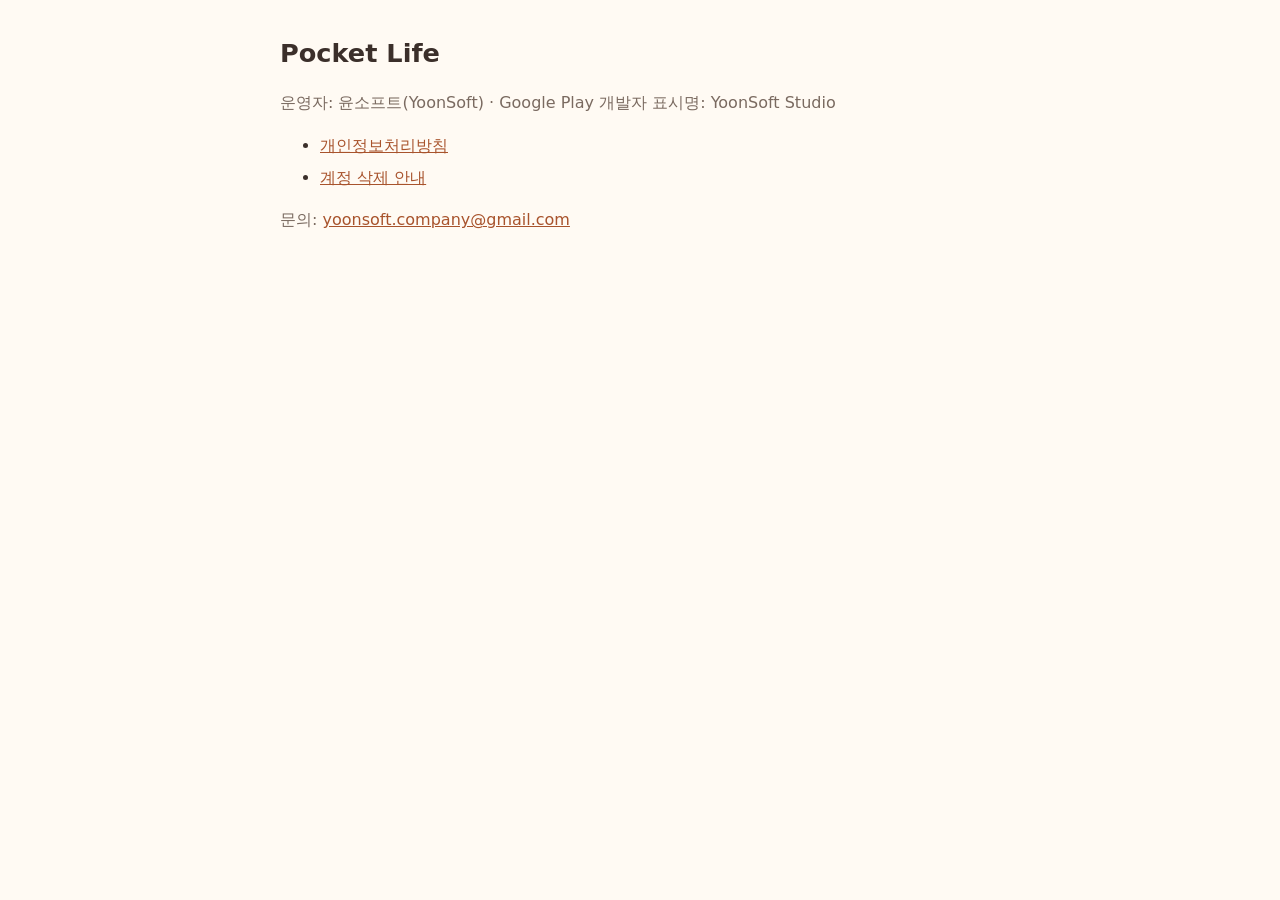
<file: pocketlife/index.html>
<!doctype html>
<html lang="ko">
<head>
<meta charset="utf-8">
<meta name="viewport" content="width=device-width, initial-scale=1">
<title>Pocket Life</title>
<style>
  :root { --bg:#fffaf3; --fg:#3b2f2a; --muted:#7a6a60; --card:#ffffff; --line:#eadfd3; --accent:#a8532c; }
  @media (prefers-color-scheme: dark) { :root { --bg:#1f1a17; --fg:#f2e9e1; --muted:#b9aa9e; --card:#2a2420; --line:#3d342e; --accent:#e39a72; } }
  body { margin:0; background:var(--bg); color:var(--fg); font:16px/1.65 system-ui, -apple-system, "Noto Sans KR", sans-serif; word-break:keep-all; }
  main { max-width:720px; margin:0 auto; padding:32px 16px 64px; } h1 { font-size:1.6rem; margin:0 0 4px; }
  a { color:var(--accent); } .muted { color:var(--muted); } li { margin:6px 0; }
</style>
</head>
<body>
<main>
  <h1>Pocket Life</h1>
  <p class="muted">운영자: 윤소프트(YoonSoft) · Google Play 개발자 표시명: YoonSoft Studio</p>
  <ul>
    <li><a href="privacy/">개인정보처리방침</a></li>
    <li><a href="account-deletion/">계정 삭제 안내</a></li>
  </ul>
  <p class="muted">문의: <a href="mailto:yoonsoft.company@gmail.com">yoonsoft.company@gmail.com</a></p>
</main>
</body>
</html>
</file>
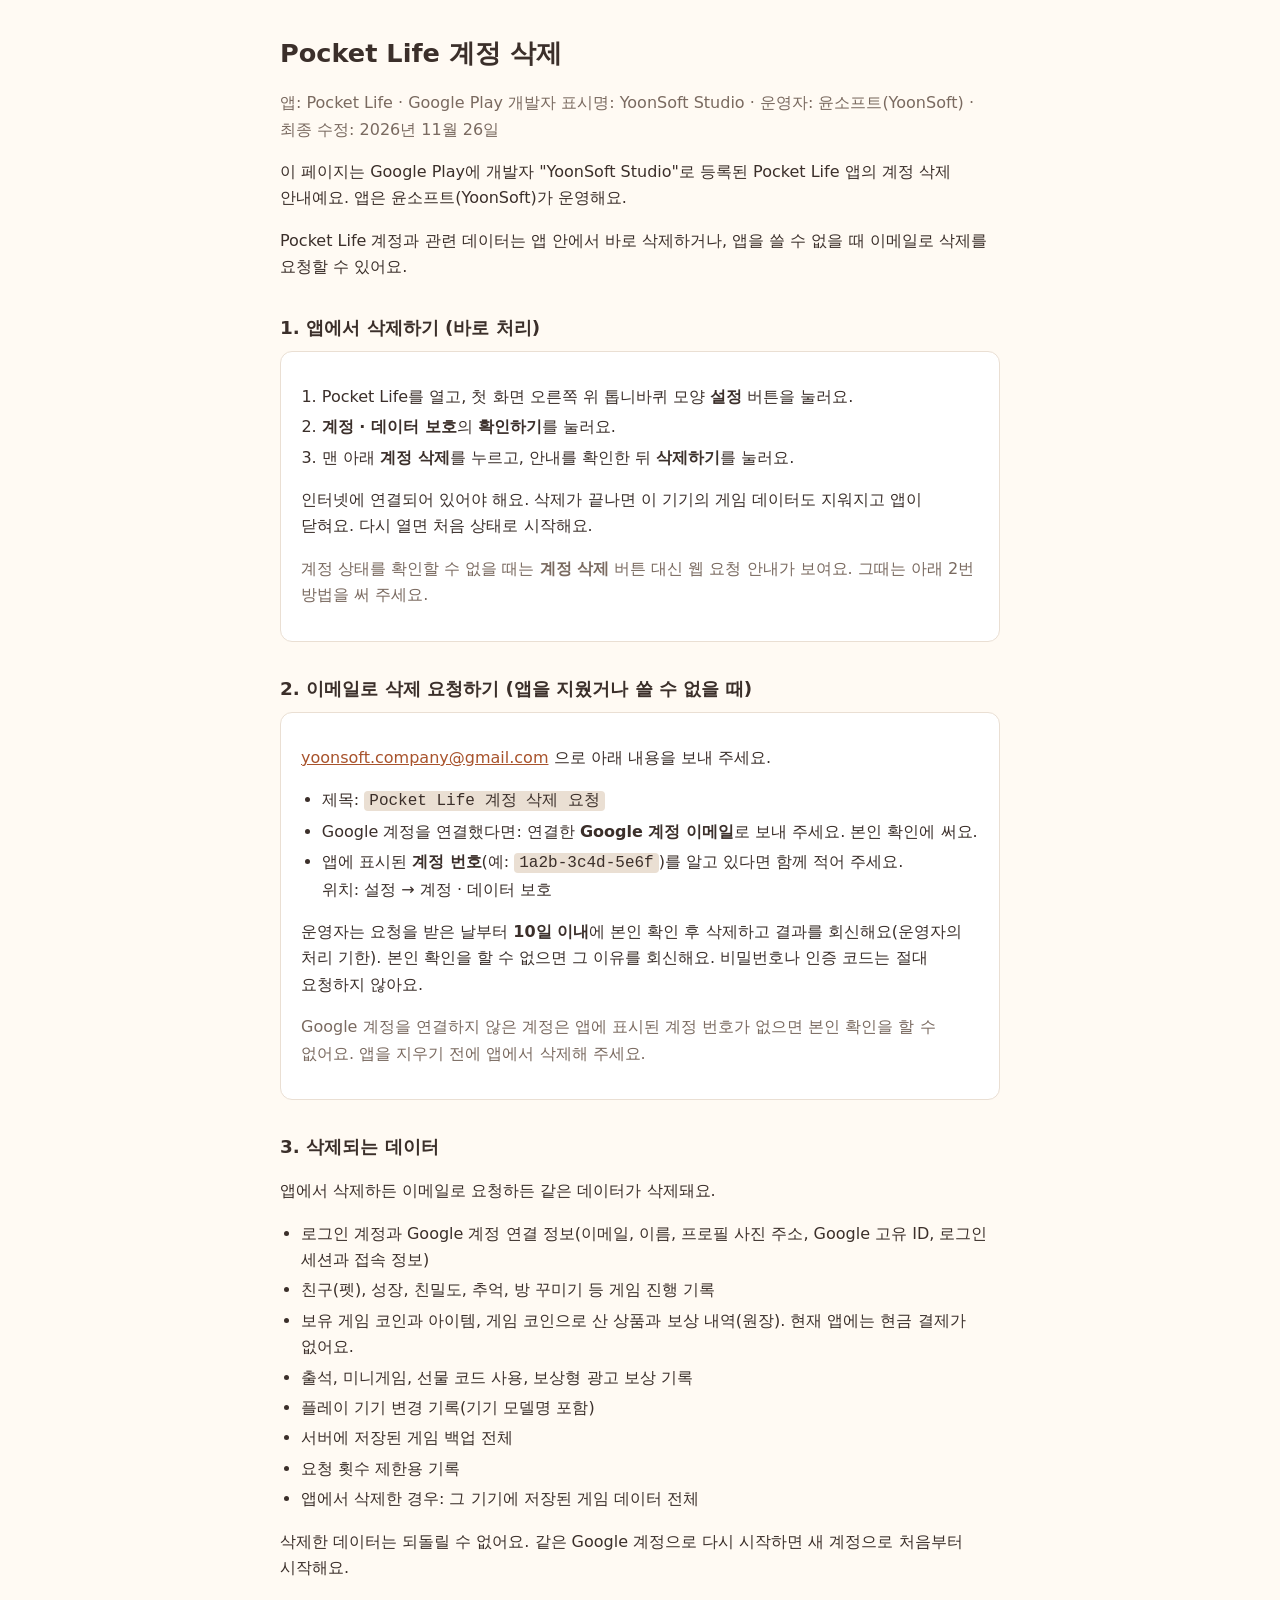
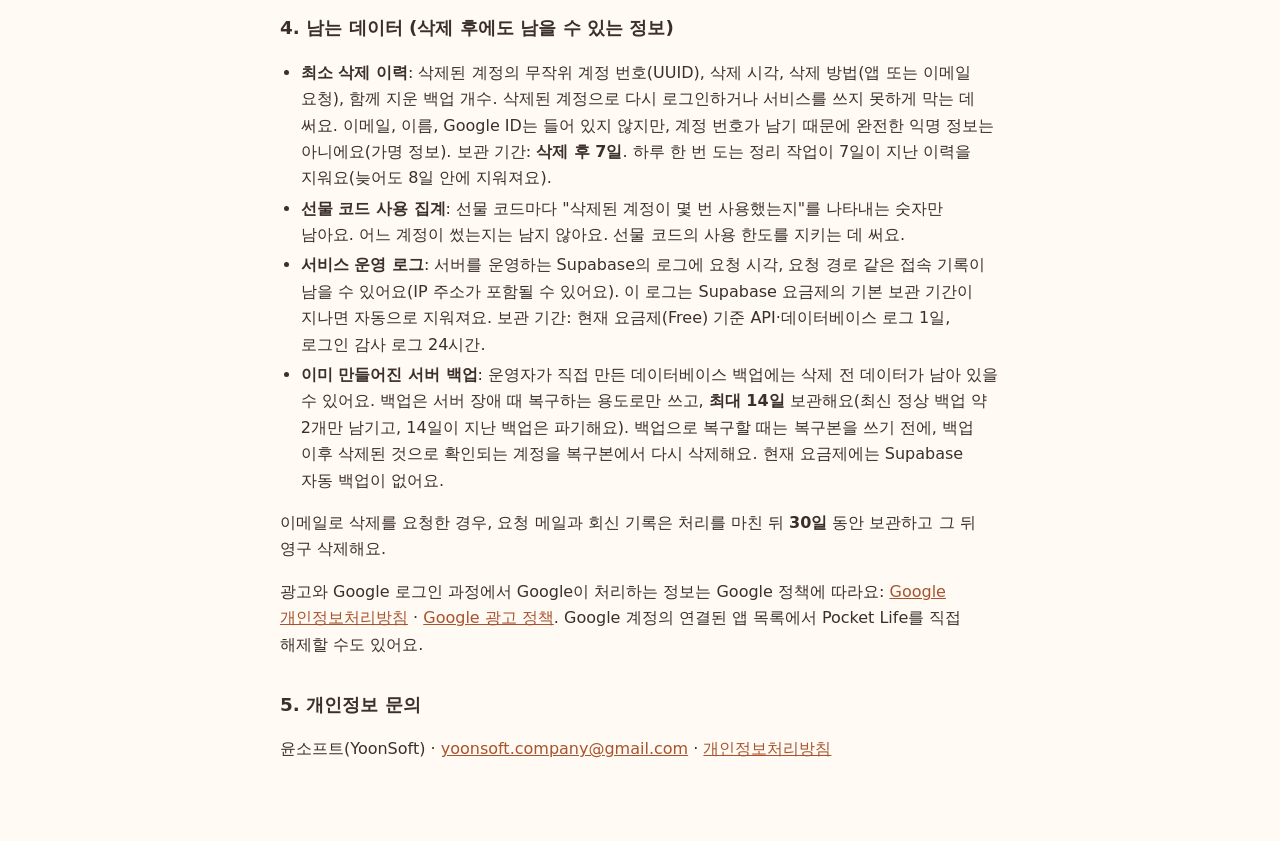
<file: pocketlife/account-deletion/index.html>
<!doctype html>
<html lang="ko">
<head>
<meta charset="utf-8">
<meta name="viewport" content="width=device-width, initial-scale=1">
<title>Pocket Life 계정 삭제</title>
<style>
  :root { --bg:#fffaf3; --fg:#3b2f2a; --muted:#7a6a60; --card:#ffffff; --line:#eadfd3; --accent:#a8532c; }
  @media (prefers-color-scheme: dark) { :root { --bg:#1f1a17; --fg:#f2e9e1; --muted:#b9aa9e; --card:#2a2420; --line:#3d342e; --accent:#e39a72; } }
  body { margin:0; background:var(--bg); color:var(--fg); font:16px/1.65 system-ui, -apple-system, "Noto Sans KR", sans-serif; word-break:keep-all; overflow-wrap:break-word; }
  main { max-width:720px; margin:0 auto; padding:32px 16px 64px; }
  h1 { font-size:1.6rem; margin:0 0 4px; } h2 { font-size:1.15rem; margin:32px 0 8px; }
  .muted { color:var(--muted); } .card { background:var(--card); border:1px solid var(--line); border-radius:12px; padding:16px 20px; }
  ol, ul { padding-left:1.3em; } li { margin:4px 0; } a { color:var(--accent); }
  code { background:var(--line); border-radius:4px; padding:1px 5px; }
</style>
</head>
<body>
<main>
  <h1>Pocket Life 계정 삭제</h1>
  <p class="muted">앱: Pocket Life · Google Play 개발자 표시명: YoonSoft Studio · 운영자: 윤소프트(YoonSoft) · 최종 수정: 2026년 11월 26일</p>

  <p>이 페이지는 Google Play에 개발자 "YoonSoft Studio"로 등록된 Pocket Life 앱의 계정 삭제 안내예요. 앱은 윤소프트(YoonSoft)가 운영해요.</p>
  <p>Pocket Life 계정과 관련 데이터는 앱 안에서 바로 삭제하거나, 앱을 쓸 수 없을 때 이메일로 삭제를 요청할 수 있어요.</p>

  <h2>1. 앱에서 삭제하기 (바로 처리)</h2>
  <div class="card">
    <ol>
      <li>Pocket Life를 열고, 첫 화면 오른쪽 위 톱니바퀴 모양 <b>설정</b> 버튼을 눌러요.</li>
      <li><b>계정 · 데이터 보호</b>의 <b>확인하기</b>를 눌러요.</li>
      <li>맨 아래 <b>계정 삭제</b>를 누르고, 안내를 확인한 뒤 <b>삭제하기</b>를 눌러요.</li>
    </ol>
    <p>인터넷에 연결되어 있어야 해요. 삭제가 끝나면 이 기기의 게임 데이터도 지워지고 앱이 닫혀요. 다시 열면 처음 상태로 시작해요.</p>
    <p class="muted">계정 상태를 확인할 수 없을 때는 <b>계정 삭제</b> 버튼 대신 웹 요청 안내가 보여요. 그때는 아래 2번 방법을 써 주세요.</p>
  </div>

  <h2>2. 이메일로 삭제 요청하기 (앱을 지웠거나 쓸 수 없을 때)</h2>
  <div class="card">
    <p><a href="mailto:yoonsoft.company@gmail.com?subject=Pocket%20Life%20%EA%B3%84%EC%A0%95%20%EC%82%AD%EC%A0%9C%20%EC%9A%94%EC%B2%AD">yoonsoft.company@gmail.com</a> 으로 아래 내용을 보내 주세요.</p>
    <ul>
      <li>제목: <code>Pocket Life 계정 삭제 요청</code></li>
      <li>Google 계정을 연결했다면: 연결한 <b>Google 계정 이메일</b>로 보내 주세요. 본인 확인에 써요.</li>
      <li>앱에 표시된 <b>계정 번호</b>(예: <code>1a2b-3c4d-5e6f</code>)를 알고 있다면 함께 적어 주세요.<br>
          위치: 설정 → 계정 · 데이터 보호</li>
    </ul>
    <p>운영자는 요청을 받은 날부터 <b>10일 이내</b>에 본인 확인 후 삭제하고 결과를 회신해요(운영자의 처리 기한). 본인 확인을 할 수 없으면 그 이유를 회신해요. 비밀번호나 인증 코드는 절대 요청하지 않아요.</p>
    <p class="muted">Google 계정을 연결하지 않은 계정은 앱에 표시된 계정 번호가 없으면 본인 확인을 할 수 없어요. 앱을 지우기 전에 앱에서 삭제해 주세요.</p>
  </div>

  <h2>3. 삭제되는 데이터</h2>
  <p>앱에서 삭제하든 이메일로 요청하든 같은 데이터가 삭제돼요.</p>
  <ul>
    <li>로그인 계정과 Google 계정 연결 정보(이메일, 이름, 프로필 사진 주소, Google 고유 ID, 로그인 세션과 접속 정보)</li>
    <li>친구(펫), 성장, 친밀도, 추억, 방 꾸미기 등 게임 진행 기록</li>
    <li>보유 게임 코인과 아이템, 게임 코인으로 산 상품과 보상 내역(원장). 현재 앱에는 현금 결제가 없어요.</li>
    <li>출석, 미니게임, 선물 코드 사용, 보상형 광고 보상 기록</li>
    <li>플레이 기기 변경 기록(기기 모델명 포함)</li>
    <li>서버에 저장된 게임 백업 전체</li>
    <li>요청 횟수 제한용 기록</li>
    <li>앱에서 삭제한 경우: 그 기기에 저장된 게임 데이터 전체</li>
  </ul>
  <p>삭제한 데이터는 되돌릴 수 없어요. 같은 Google 계정으로 다시 시작하면 새 계정으로 처음부터 시작해요.</p>

  <h2>4. 남는 데이터 (삭제 후에도 남을 수 있는 정보)</h2>
  <ul>
    <li><b>최소 삭제 이력</b>: 삭제된 계정의 무작위 계정 번호(UUID), 삭제 시각, 삭제 방법(앱 또는 이메일 요청), 함께 지운 백업 개수.
        삭제된 계정으로 다시 로그인하거나 서비스를 쓰지 못하게 막는 데 써요.
        이메일, 이름, Google ID는 들어 있지 않지만, 계정 번호가 남기 때문에 완전한 익명 정보는 아니에요(가명 정보).
        보관 기간: <b>삭제 후 7일</b>. 하루 한 번 도는 정리 작업이 7일이 지난 이력을 지워요(늦어도 8일 안에 지워져요).</li>
    <li><b>선물 코드 사용 집계</b>: 선물 코드마다 "삭제된 계정이 몇 번 사용했는지"를 나타내는 숫자만 남아요.
        어느 계정이 썼는지는 남지 않아요. 선물 코드의 사용 한도를 지키는 데 써요.</li>
    <li><b>서비스 운영 로그</b>: 서버를 운영하는 Supabase의 로그에 요청 시각, 요청 경로 같은 접속 기록이 남을 수 있어요(IP 주소가 포함될 수 있어요).
        이 로그는 Supabase 요금제의 기본 보관 기간이 지나면 자동으로 지워져요.
        보관 기간: 현재 요금제(Free) 기준 API·데이터베이스 로그 1일, 로그인 감사 로그 24시간.</li>
    <li><b>이미 만들어진 서버 백업</b>: 운영자가 직접 만든 데이터베이스 백업에는 삭제 전 데이터가 남아 있을 수 있어요.
        백업은 서버 장애 때 복구하는 용도로만 쓰고, <b>최대 14일</b> 보관해요(최신 정상 백업 약 2개만 남기고, 14일이 지난 백업은 파기해요).
        백업으로 복구할 때는 복구본을 쓰기 전에, 백업 이후 삭제된 것으로 확인되는 계정을 복구본에서 다시 삭제해요.
        현재 요금제에는 Supabase 자동 백업이 없어요.</li>
  </ul>
  <p>이메일로 삭제를 요청한 경우, 요청 메일과 회신 기록은 처리를 마친 뒤 <b>30일</b> 동안 보관하고 그 뒤 영구 삭제해요.</p>
  <p>광고와 Google 로그인 과정에서 Google이 처리하는 정보는 Google 정책에 따라요:
     <a href="https://policies.google.com/privacy">Google 개인정보처리방침</a> · <a href="https://policies.google.com/technologies/ads">Google 광고 정책</a>.
     Google 계정의 연결된 앱 목록에서 Pocket Life를 직접 해제할 수도 있어요.</p>

  <h2>5. 개인정보 문의</h2>
  <p>윤소프트(YoonSoft) · <a href="mailto:yoonsoft.company@gmail.com">yoonsoft.company@gmail.com</a> · <a href="../privacy/">개인정보처리방침</a></p>
</main>
</body>
</html>
</file>
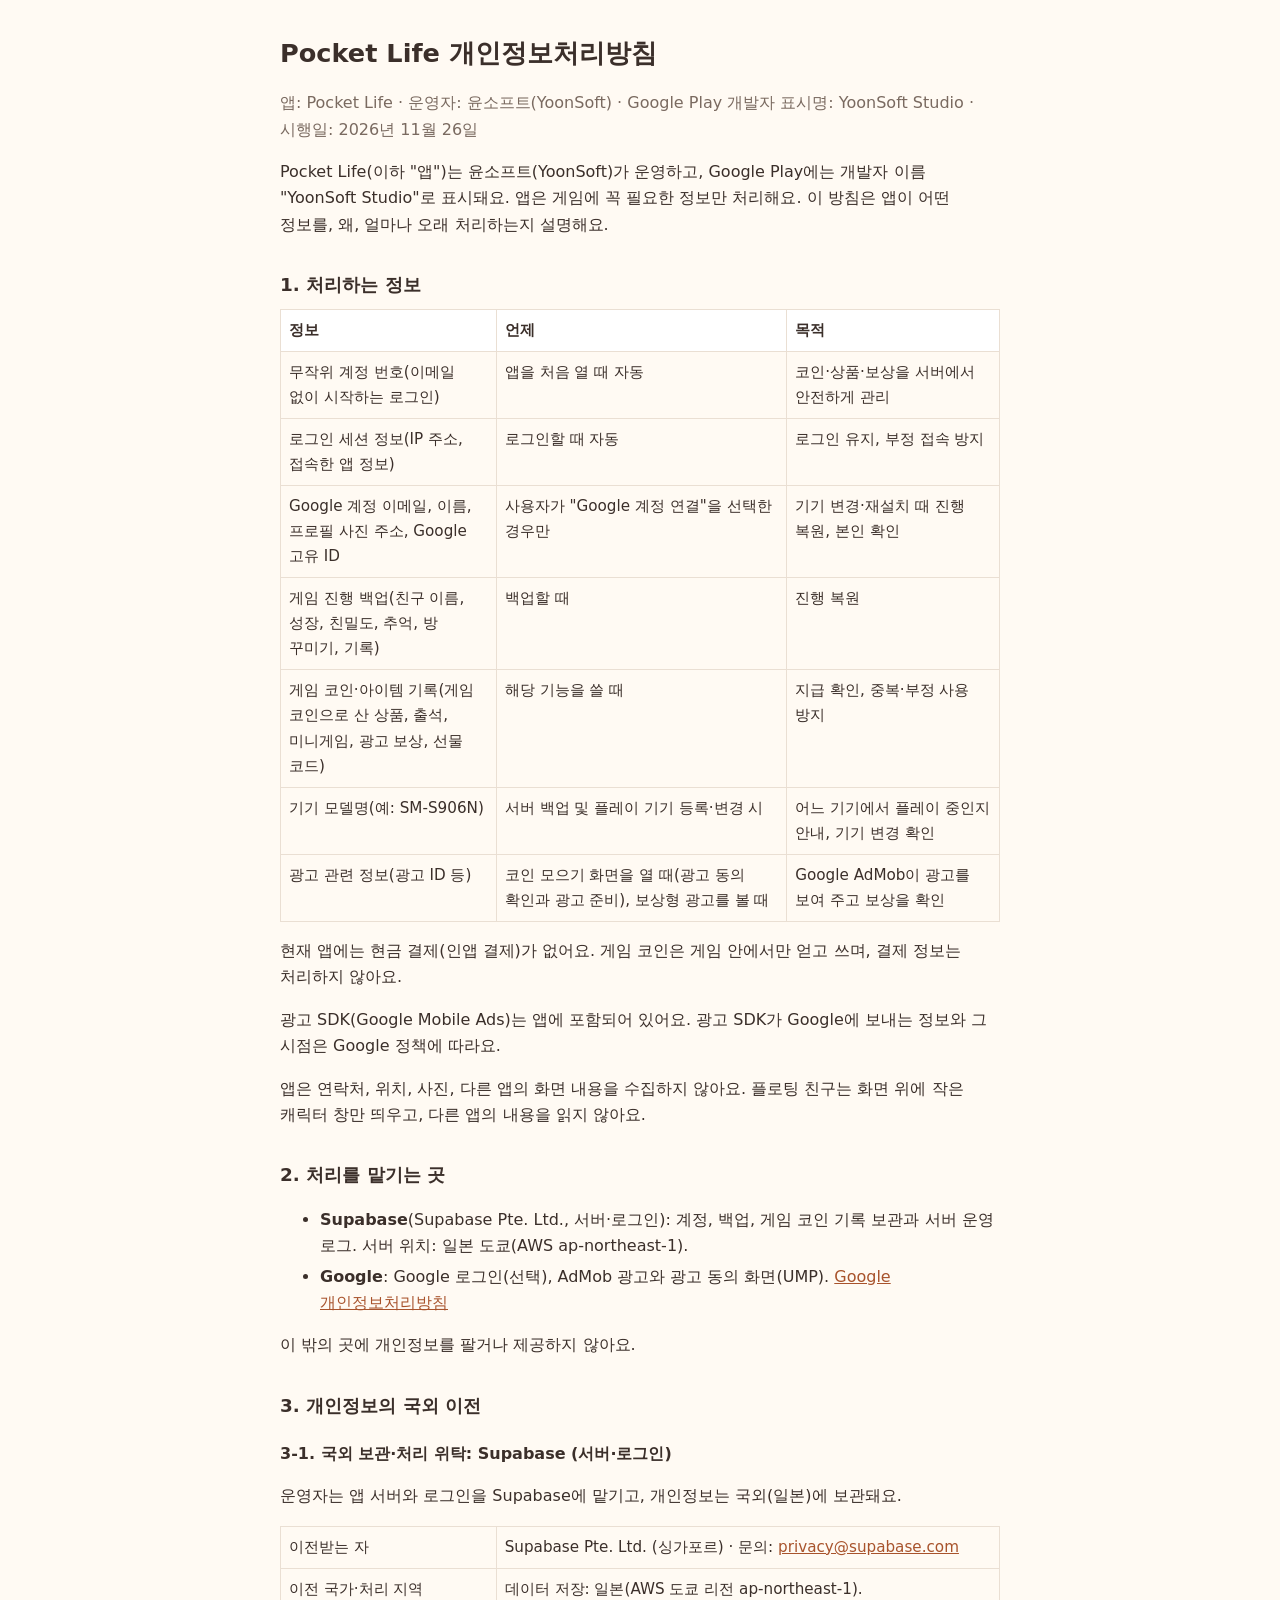
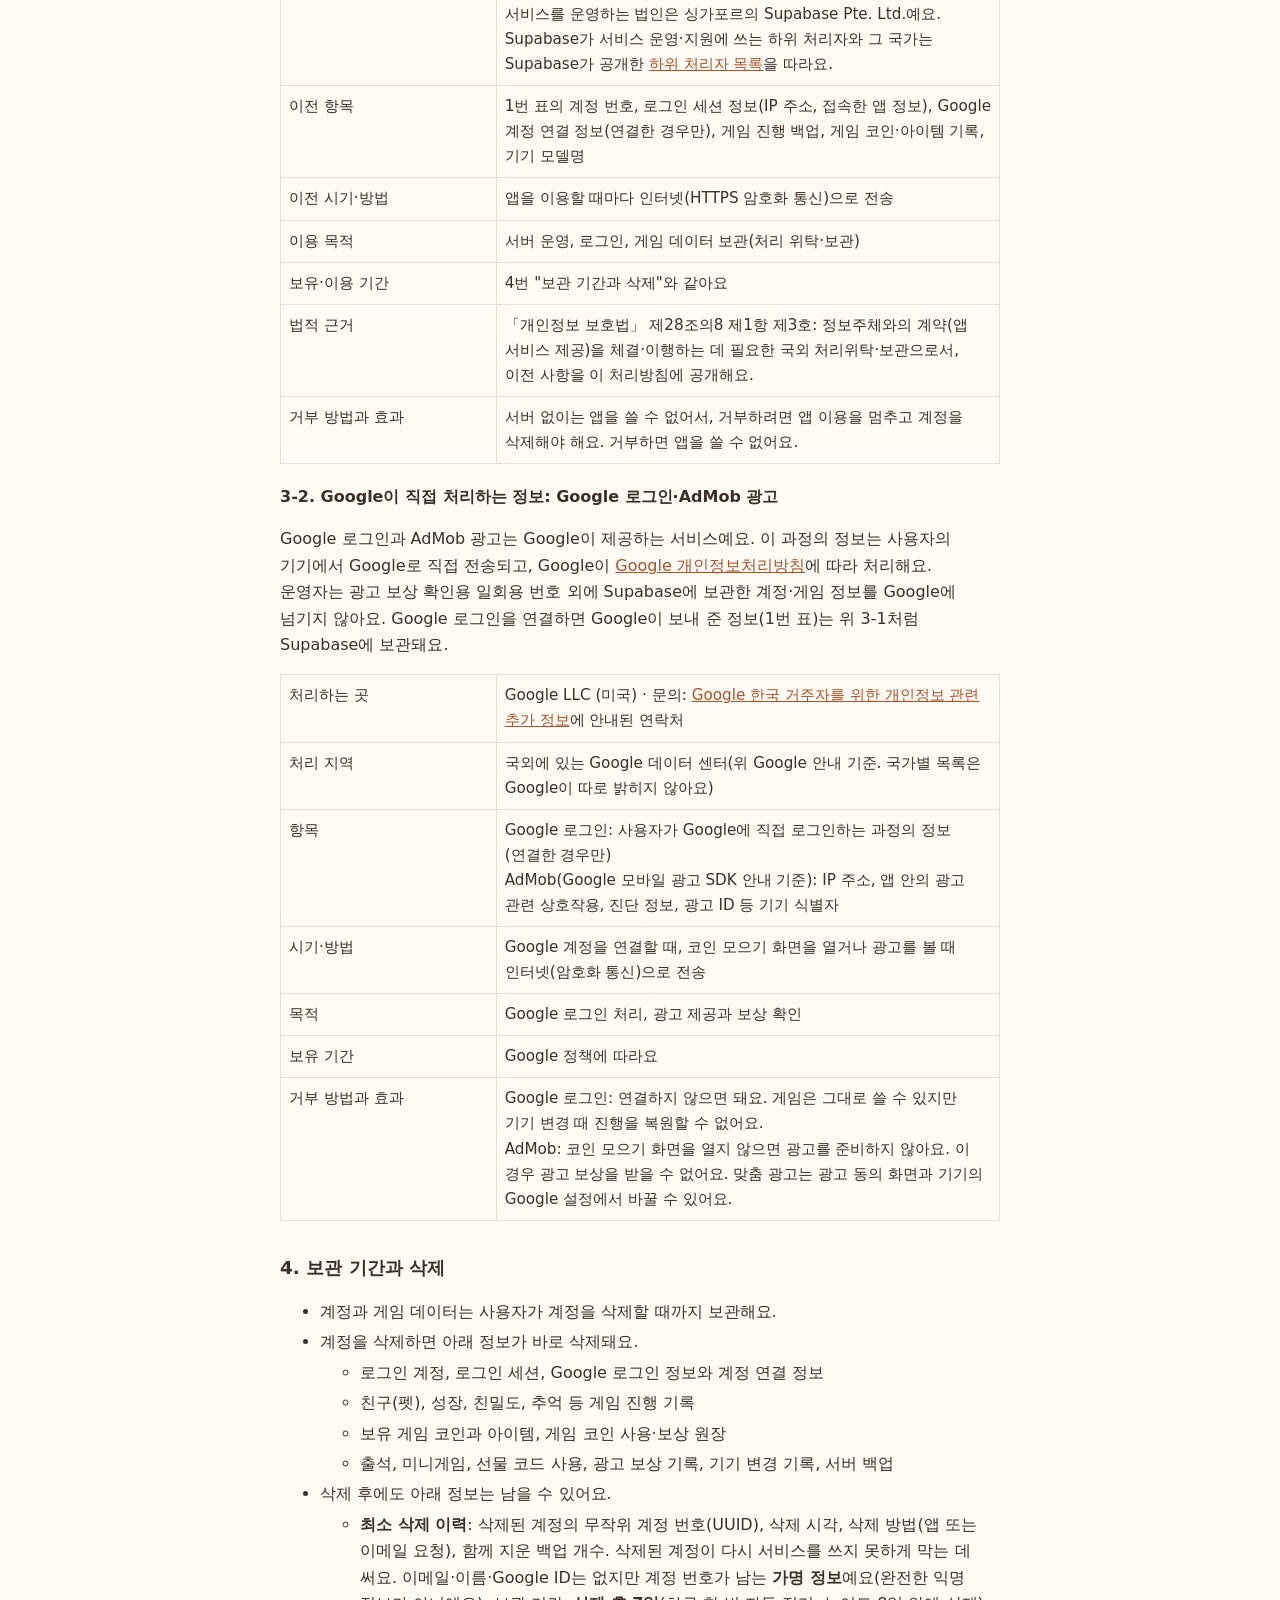
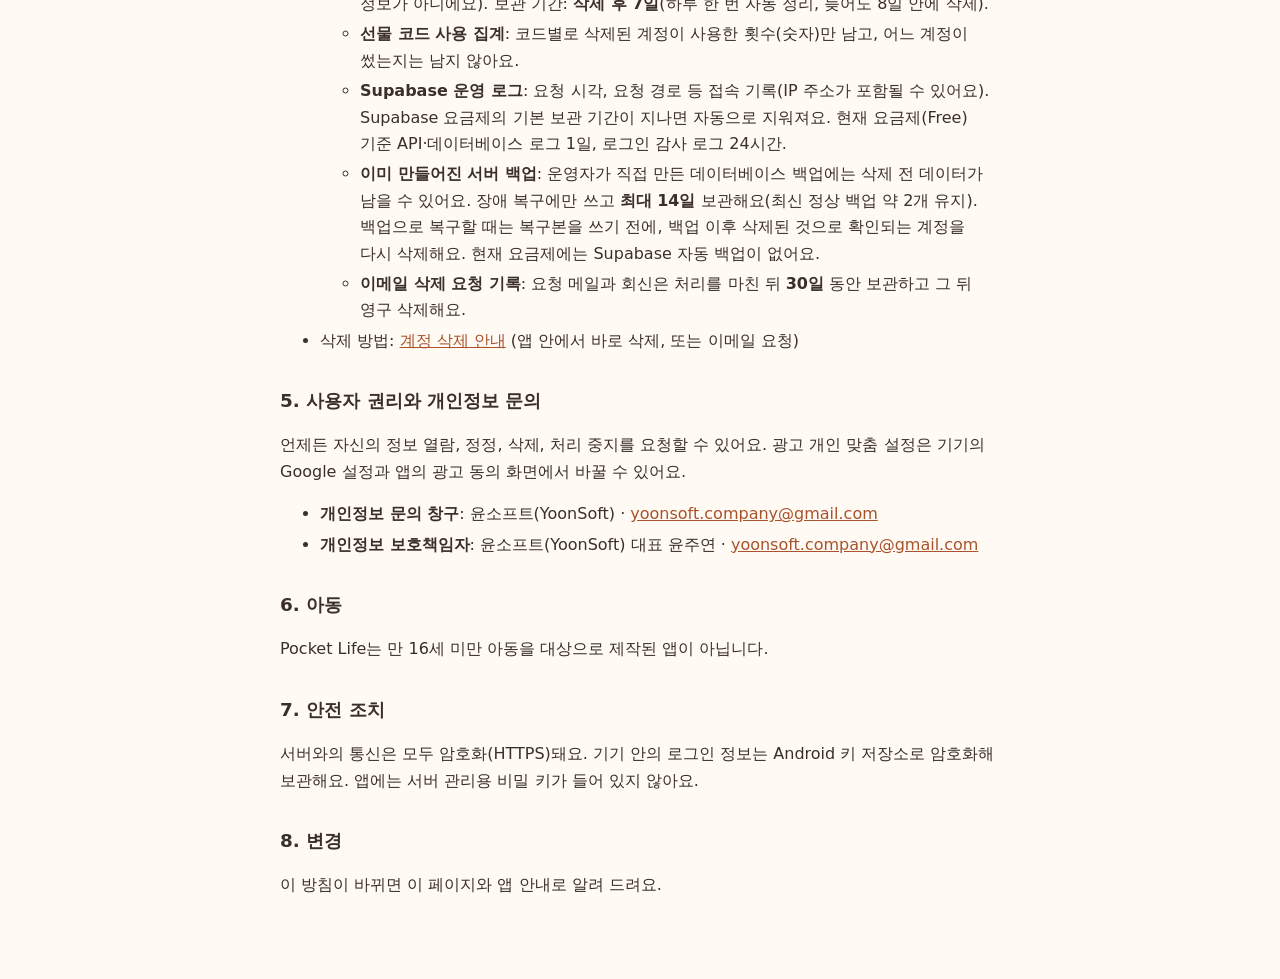
<file: pocketlife/privacy/index.html>
<!doctype html>
<html lang="ko">
<head>
<meta charset="utf-8">
<meta name="viewport" content="width=device-width, initial-scale=1">
<title>Pocket Life 개인정보처리방침</title>
<style>
  :root { --bg:#fffaf3; --fg:#3b2f2a; --muted:#7a6a60; --card:#ffffff; --line:#eadfd3; --accent:#a8532c; }
  @media (prefers-color-scheme: dark) { :root { --bg:#1f1a17; --fg:#f2e9e1; --muted:#b9aa9e; --card:#2a2420; --line:#3d342e; --accent:#e39a72; } }
  body { margin:0; background:var(--bg); color:var(--fg); font:16px/1.65 system-ui, -apple-system, "Noto Sans KR", sans-serif; word-break:keep-all; overflow-wrap:break-word; }
  main { max-width:720px; margin:0 auto; padding:32px 16px 64px; }
  h1 { font-size:1.6rem; margin:0 0 4px; } h2 { font-size:1.15rem; margin:32px 0 8px; } h3 { font-size:1rem; margin:20px 0 6px; }
  td:first-child { width:30%; }
  .muted { color:var(--muted); } a { color:var(--accent); } li { margin:4px 0; }
  table { width:100%; border-collapse:collapse; font-size:.95rem; } th, td { border:1px solid var(--line); padding:8px; text-align:left; vertical-align:top; }
  th { background:var(--card); } .wrap { overflow-x:auto; }
</style>
</head>
<body>
<main>
  <h1>Pocket Life 개인정보처리방침</h1>
  <p class="muted">앱: Pocket Life · 운영자: 윤소프트(YoonSoft) · Google Play 개발자 표시명: YoonSoft Studio · 시행일: 2026년 11월 26일</p>

  <p>Pocket Life(이하 "앱")는 윤소프트(YoonSoft)가 운영하고, Google Play에는 개발자 이름 "YoonSoft Studio"로 표시돼요.
     앱은 게임에 꼭 필요한 정보만 처리해요. 이 방침은 앱이 어떤 정보를, 왜, 얼마나 오래 처리하는지 설명해요.</p>

  <h2>1. 처리하는 정보</h2>
  <div class="wrap"><table>
    <tr><th>정보</th><th>언제</th><th>목적</th></tr>
    <tr><td>무작위 계정 번호(이메일 없이 시작하는 로그인)</td><td>앱을 처음 열 때 자동</td><td>코인·상품·보상을 서버에서 안전하게 관리</td></tr>
    <tr><td>로그인 세션 정보(IP 주소, 접속한 앱 정보)</td><td>로그인할 때 자동</td><td>로그인 유지, 부정 접속 방지</td></tr>
    <tr><td>Google 계정 이메일, 이름, 프로필 사진 주소, Google 고유 ID</td><td>사용자가 "Google 계정 연결"을 선택한 경우만</td><td>기기 변경·재설치 때 진행 복원, 본인 확인</td></tr>
    <tr><td>게임 진행 백업(친구 이름, 성장, 친밀도, 추억, 방 꾸미기, 기록)</td><td>백업할 때</td><td>진행 복원</td></tr>
    <tr><td>게임 코인·아이템 기록(게임 코인으로 산 상품, 출석, 미니게임, 광고 보상, 선물 코드)</td><td>해당 기능을 쓸 때</td><td>지급 확인, 중복·부정 사용 방지</td></tr>
    <tr><td>기기 모델명(예: SM-S906N)</td><td>서버 백업 및 플레이 기기 등록·변경 시</td><td>어느 기기에서 플레이 중인지 안내, 기기 변경 확인</td></tr>
    <tr><td>광고 관련 정보(광고 ID 등)</td><td>코인 모으기 화면을 열 때(광고 동의 확인과 광고 준비), 보상형 광고를 볼 때</td><td>Google AdMob이 광고를 보여 주고 보상을 확인</td></tr>
  </table></div>
  <p>현재 앱에는 현금 결제(인앱 결제)가 없어요. 게임 코인은 게임 안에서만 얻고 쓰며, 결제 정보는 처리하지 않아요.</p>
  <p>광고 SDK(Google Mobile Ads)는 앱에 포함되어 있어요. 광고 SDK가 Google에 보내는 정보와 그 시점은 Google 정책에 따라요.</p>
  <p>앱은 연락처, 위치, 사진, 다른 앱의 화면 내용을 수집하지 않아요. 플로팅 친구는 화면 위에 작은 캐릭터 창만 띄우고, 다른 앱의 내용을 읽지 않아요.</p>

  <h2>2. 처리를 맡기는 곳</h2>
  <ul>
    <li><b>Supabase</b>(Supabase Pte. Ltd., 서버·로그인): 계정, 백업, 게임 코인 기록 보관과 서버 운영 로그. 서버 위치: 일본 도쿄(AWS ap-northeast-1).</li>
    <li><b>Google</b>: Google 로그인(선택), AdMob 광고와 광고 동의 화면(UMP). <a href="https://policies.google.com/privacy">Google 개인정보처리방침</a></li>
  </ul>
  <p>이 밖의 곳에 개인정보를 팔거나 제공하지 않아요.</p>

  <h2>3. 개인정보의 국외 이전</h2>
  <h3>3-1. 국외 보관·처리 위탁: Supabase (서버·로그인)</h3>
  <p>운영자는 앱 서버와 로그인을 Supabase에 맡기고, 개인정보는 국외(일본)에 보관돼요.</p>
  <div class="wrap"><table>
    <tr><td>이전받는 자</td><td>Supabase Pte. Ltd. (싱가포르) · 문의: <a href="mailto:privacy@supabase.com">privacy@supabase.com</a></td></tr>
    <tr><td>이전 국가·처리 지역</td><td>데이터 저장: 일본(AWS 도쿄 리전 ap-northeast-1).<br>
        서비스를 운영하는 법인은 싱가포르의 Supabase Pte. Ltd.예요. Supabase가 서비스 운영·지원에 쓰는 하위 처리자와 그 국가는
        Supabase가 공개한 <a href="https://supabase.com/legal/customer-resources/subprocessor-list">하위 처리자 목록</a>을 따라요.</td></tr>
    <tr><td>이전 항목</td><td>1번 표의 계정 번호, 로그인 세션 정보(IP 주소, 접속한 앱 정보), Google 계정 연결 정보(연결한 경우만), 게임 진행 백업, 게임 코인·아이템 기록, 기기 모델명</td></tr>
    <tr><td>이전 시기·방법</td><td>앱을 이용할 때마다 인터넷(HTTPS 암호화 통신)으로 전송</td></tr>
    <tr><td>이용 목적</td><td>서버 운영, 로그인, 게임 데이터 보관(처리 위탁·보관)</td></tr>
    <tr><td>보유·이용 기간</td><td>4번 "보관 기간과 삭제"와 같아요</td></tr>
    <tr><td>법적 근거</td><td>「개인정보 보호법」 제28조의8 제1항 제3호: 정보주체와의 계약(앱 서비스 제공)을 체결·이행하는 데 필요한 국외 처리위탁·보관으로서, 이전 사항을 이 처리방침에 공개해요.</td></tr>
    <tr><td>거부 방법과 효과</td><td>서버 없이는 앱을 쓸 수 없어서, 거부하려면 앱 이용을 멈추고 계정을 삭제해야 해요. 거부하면 앱을 쓸 수 없어요.</td></tr>
  </table></div>
  <h3>3-2. Google이 직접 처리하는 정보: Google 로그인·AdMob 광고</h3>
  <p>Google 로그인과 AdMob 광고는 Google이 제공하는 서비스예요. 이 과정의 정보는 사용자의 기기에서 Google로 직접 전송되고,
     Google이 <a href="https://policies.google.com/privacy">Google 개인정보처리방침</a>에 따라 처리해요.
     운영자는 광고 보상 확인용 일회용 번호 외에 Supabase에 보관한 계정·게임 정보를 Google에 넘기지 않아요. Google 로그인을 연결하면 Google이 보내 준 정보(1번 표)는 위 3-1처럼 Supabase에 보관돼요.</p>
  <div class="wrap"><table>
    <tr><td>처리하는 곳</td><td>Google LLC (미국) · 문의: <a href="https://policies.google.com/privacy/additional?hl=ko">Google 한국 거주자를 위한 개인정보 관련 추가 정보</a>에 안내된 연락처</td></tr>
    <tr><td>처리 지역</td><td>국외에 있는 Google 데이터 센터(위 Google 안내 기준. 국가별 목록은 Google이 따로 밝히지 않아요)</td></tr>
    <tr><td>항목</td><td>Google 로그인: 사용자가 Google에 직접 로그인하는 과정의 정보(연결한 경우만)<br>
        AdMob(Google 모바일 광고 SDK 안내 기준): IP 주소, 앱 안의 광고 관련 상호작용, 진단 정보, 광고 ID 등 기기 식별자</td></tr>
    <tr><td>시기·방법</td><td>Google 계정을 연결할 때, 코인 모으기 화면을 열거나 광고를 볼 때 인터넷(암호화 통신)으로 전송</td></tr>
    <tr><td>목적</td><td>Google 로그인 처리, 광고 제공과 보상 확인</td></tr>
    <tr><td>보유 기간</td><td>Google 정책에 따라요</td></tr>
    <tr><td>거부 방법과 효과</td><td>Google 로그인: 연결하지 않으면 돼요. 게임은 그대로 쓸 수 있지만 기기 변경 때 진행을 복원할 수 없어요.<br>AdMob: 코인 모으기 화면을 열지 않으면 광고를 준비하지 않아요. 이 경우 광고 보상을 받을 수 없어요. 맞춤 광고는 광고 동의 화면과 기기의 Google 설정에서 바꿀 수 있어요.</td></tr>
  </table></div>

  <h2>4. 보관 기간과 삭제</h2>
  <ul>
    <li>계정과 게임 데이터는 사용자가 계정을 삭제할 때까지 보관해요.</li>
    <li>계정을 삭제하면 아래 정보가 바로 삭제돼요.
      <ul>
        <li>로그인 계정, 로그인 세션, Google 로그인 정보와 계정 연결 정보</li>
        <li>친구(펫), 성장, 친밀도, 추억 등 게임 진행 기록</li>
        <li>보유 게임 코인과 아이템, 게임 코인 사용·보상 원장</li>
        <li>출석, 미니게임, 선물 코드 사용, 광고 보상 기록, 기기 변경 기록, 서버 백업</li>
      </ul>
    </li>
    <li>삭제 후에도 아래 정보는 남을 수 있어요.
      <ul>
        <li><b>최소 삭제 이력</b>: 삭제된 계정의 무작위 계정 번호(UUID), 삭제 시각, 삭제 방법(앱 또는 이메일 요청), 함께 지운 백업 개수.
            삭제된 계정이 다시 서비스를 쓰지 못하게 막는 데 써요. 이메일·이름·Google ID는 없지만 계정 번호가 남는
            <b>가명 정보</b>예요(완전한 익명 정보가 아니에요). 보관 기간: <b>삭제 후 7일</b>(하루 한 번 자동 정리, 늦어도 8일 안에 삭제).</li>
        <li><b>선물 코드 사용 집계</b>: 코드별로 삭제된 계정이 사용한 횟수(숫자)만 남고, 어느 계정이 썼는지는 남지 않아요.</li>
        <li><b>Supabase 운영 로그</b>: 요청 시각, 요청 경로 등 접속 기록(IP 주소가 포함될 수 있어요). Supabase 요금제의 기본 보관 기간이 지나면 자동으로 지워져요.
            현재 요금제(Free) 기준 API·데이터베이스 로그 1일, 로그인 감사 로그 24시간.</li>
        <li><b>이미 만들어진 서버 백업</b>: 운영자가 직접 만든 데이터베이스 백업에는 삭제 전 데이터가 남을 수 있어요. 장애 복구에만 쓰고 <b>최대 14일</b> 보관해요(최신 정상 백업 약 2개 유지).
            백업으로 복구할 때는 복구본을 쓰기 전에, 백업 이후 삭제된 것으로 확인되는 계정을 다시 삭제해요. 현재 요금제에는 Supabase 자동 백업이 없어요.</li>
        <li><b>이메일 삭제 요청 기록</b>: 요청 메일과 회신은 처리를 마친 뒤 <b>30일</b> 동안 보관하고 그 뒤 영구 삭제해요.</li>
      </ul>
    </li>
    <li>삭제 방법: <a href="../account-deletion/">계정 삭제 안내</a> (앱 안에서 바로 삭제, 또는 이메일 요청)</li>
  </ul>

  <h2>5. 사용자 권리와 개인정보 문의</h2>
  <p>언제든 자신의 정보 열람, 정정, 삭제, 처리 중지를 요청할 수 있어요. 광고 개인 맞춤 설정은 기기의 Google 설정과 앱의 광고 동의 화면에서 바꿀 수 있어요.</p>
  <ul>
    <li><b>개인정보 문의 창구</b>: 윤소프트(YoonSoft) · <a href="mailto:yoonsoft.company@gmail.com">yoonsoft.company@gmail.com</a></li>
    <li><b>개인정보 보호책임자</b>: 윤소프트(YoonSoft) 대표 윤주연 · <a href="mailto:yoonsoft.company@gmail.com">yoonsoft.company@gmail.com</a></li>
  </ul>

  <h2>6. 아동</h2>
  <p>Pocket Life는 만 16세 미만 아동을 대상으로 제작된 앱이 아닙니다.</p>

  <h2>7. 안전 조치</h2>
  <p>서버와의 통신은 모두 암호화(HTTPS)돼요. 기기 안의 로그인 정보는 Android 키 저장소로 암호화해 보관해요. 앱에는 서버 관리용 비밀 키가 들어 있지 않아요.</p>

  <h2>8. 변경</h2>
  <p>이 방침이 바뀌면 이 페이지와 앱 안내로 알려 드려요.</p>
</main>
</body>
</html>
</file>
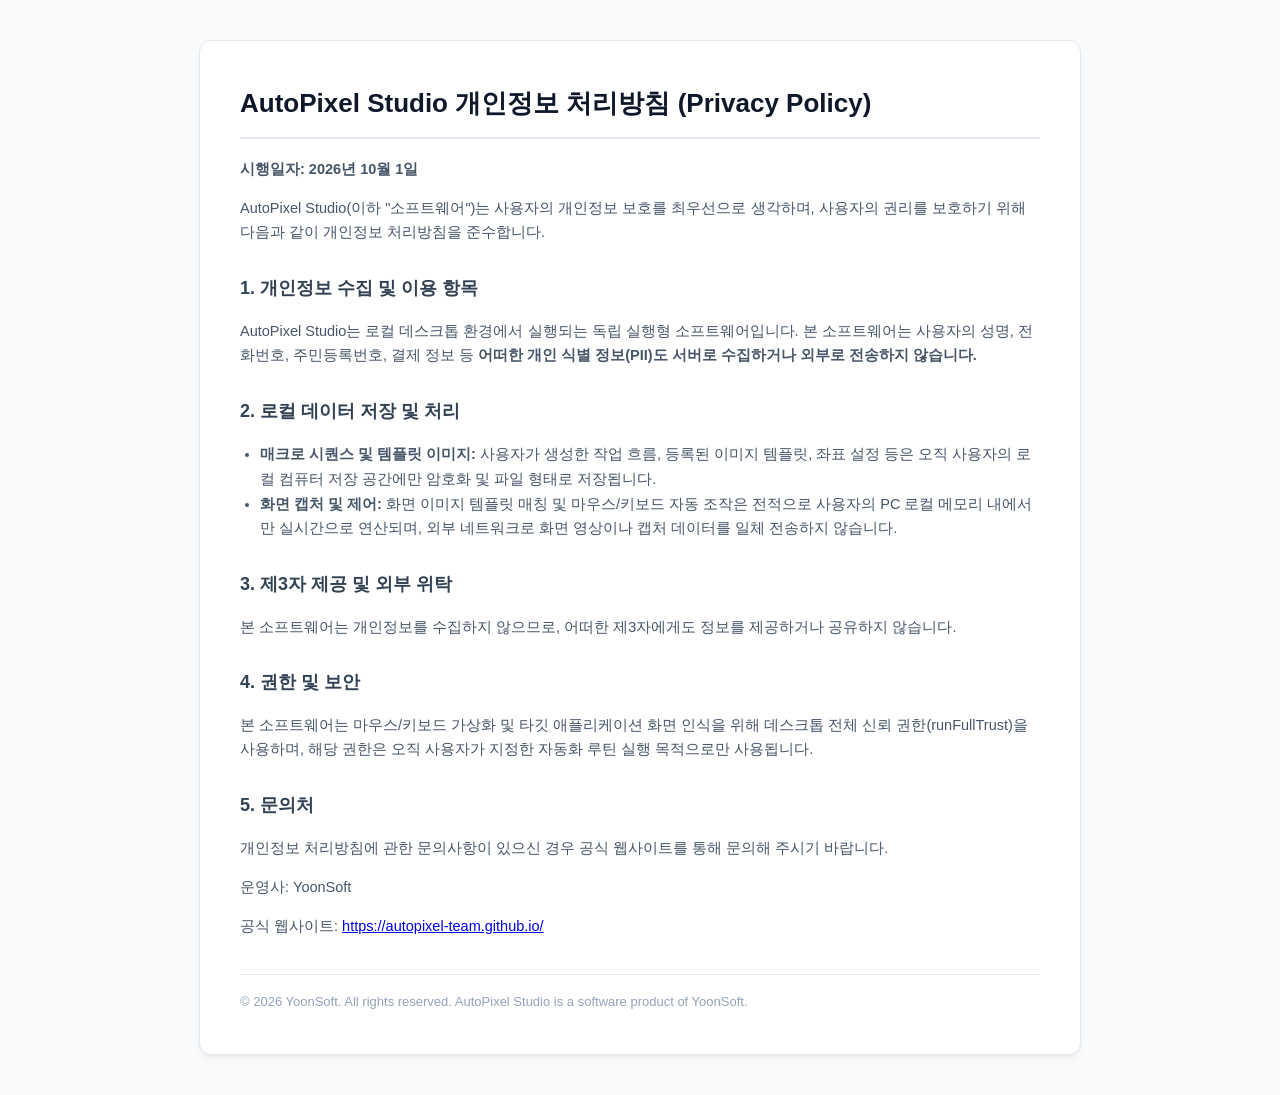
<file: privacy.html>
<!DOCTYPE html>
<html lang="ko">
<head>
    <meta charset="UTF-8">
    <meta name="viewport" content="width=device-width, initial-scale=1.0">
    <title>개인정보 처리방침 | AutoPixel Studio</title>
    <link rel="icon" type="image/x-icon" href="favicon.ico">
    <style>
        body {
            font-family: -apple-system, BlinkMacSystemFont, "Segoe UI", Roboto, "Helvetica Neue", Arial, sans-serif;
            line-height: 1.7;
            color: #1e293b;
            background-color: #f8fafc;
            margin: 0;
            padding: 40px 20px;
        }
        .container {
            max-width: 800px;
            margin: 0 auto;
            background: #ffffff;
            padding: 40px;
            border-radius: 12px;
            box-shadow: 0 4px 6px -1px rgba(0, 0, 0, 0.05), 0 2px 4px -2px rgba(0, 0, 0, 0.05);
            border: 1px solid #e2e8f0;
        }
        h1 {
            color: #0f172a;
            font-size: 26px;
            border-bottom: 2px solid #e2e8f0;
            padding-bottom: 12px;
            margin-top: 0;
        }
        h2 {
            color: #334155;
            font-size: 18px;
            margin-top: 28px;
        }
        p, li {
            color: #475569;
            font-size: 14.5px;
        }
        ul {
            padding-left: 20px;
        }
        .footer {
            margin-top: 36px;
            font-size: 13px;
            color: #94a3b8;
            border-top: 1px solid #e2e8f0;
            padding-top: 16px;
        }
    </style>
</head>
<body>
    <div class="container">
        <h1>AutoPixel Studio 개인정보 처리방침 (Privacy Policy)</h1>
        <p><strong>시행일자: 2026년 10월 1일</strong></p>
        <p>AutoPixel Studio(이하 "소프트웨어")는 사용자의 개인정보 보호를 최우선으로 생각하며, 사용자의 권리를 보호하기 위해 다음과 같이 개인정보 처리방침을 준수합니다.</p>

        <h2>1. 개인정보 수집 및 이용 항목</h2>
        <p>AutoPixel Studio는 로컬 데스크톱 환경에서 실행되는 독립 실행형 소프트웨어입니다. 본 소프트웨어는 사용자의 성명, 전화번호, 주민등록번호, 결제 정보 등 <strong>어떠한 개인 식별 정보(PII)도 서버로 수집하거나 외부로 전송하지 않습니다.</strong></p>

        <h2>2. 로컬 데이터 저장 및 처리</h2>
        <ul>
            <li><strong>매크로 시퀀스 및 템플릿 이미지:</strong> 사용자가 생성한 작업 흐름, 등록된 이미지 템플릿, 좌표 설정 등은 오직 사용자의 로컬 컴퓨터 저장 공간에만 암호화 및 파일 형태로 저장됩니다.</li>
            <li><strong>화면 캡처 및 제어:</strong> 화면 이미지 템플릿 매칭 및 마우스/키보드 자동 조작은 전적으로 사용자의 PC 로컬 메모리 내에서만 실시간으로 연산되며, 외부 네트워크로 화면 영상이나 캡처 데이터를 일체 전송하지 않습니다.</li>
        </ul>

        <h2>3. 제3자 제공 및 외부 위탁</h2>
        <p>본 소프트웨어는 개인정보를 수집하지 않으므로, 어떠한 제3자에게도 정보를 제공하거나 공유하지 않습니다.</p>

        <h2>4. 권한 및 보안</h2>
        <p>본 소프트웨어는 마우스/키보드 가상화 및 타깃 애플리케이션 화면 인식을 위해 데스크톱 전체 신뢰 권한(runFullTrust)을 사용하며, 해당 권한은 오직 사용자가 지정한 자동화 루틴 실행 목적으로만 사용됩니다.</p>

        <h2>5. 문의처</h2>
        <p>개인정보 처리방침에 관한 문의사항이 있으신 경우 공식 웹사이트를 통해 문의해 주시기 바랍니다.</p>
        <p>운영사: YoonSoft</p>
        <p>공식 웹사이트: <a href="https://autopixel-team.github.io/" target="_blank">https://autopixel-team.github.io/</a></p>

        <div class="footer">
            &copy; 2026 YoonSoft. All rights reserved. AutoPixel Studio is a software product of YoonSoft.
        </div>
    </div>
</body>
</html>
</file>
